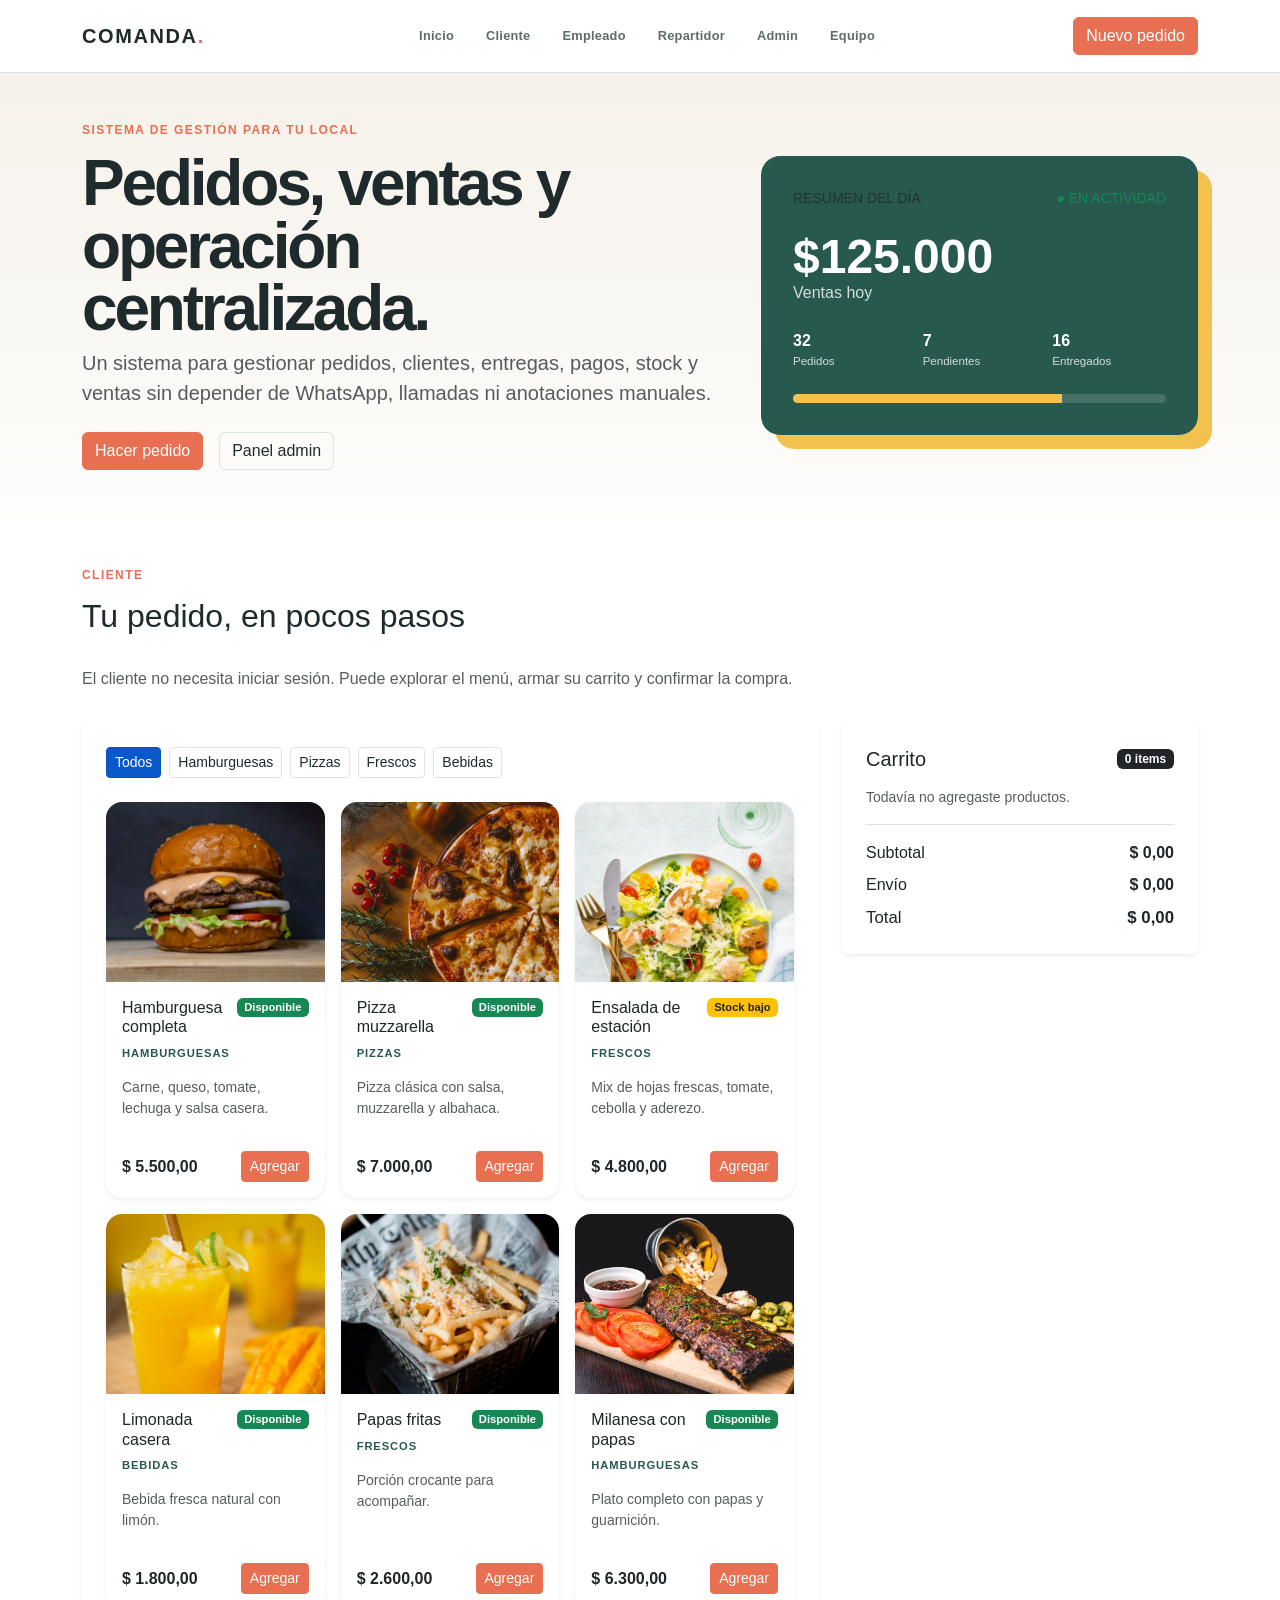
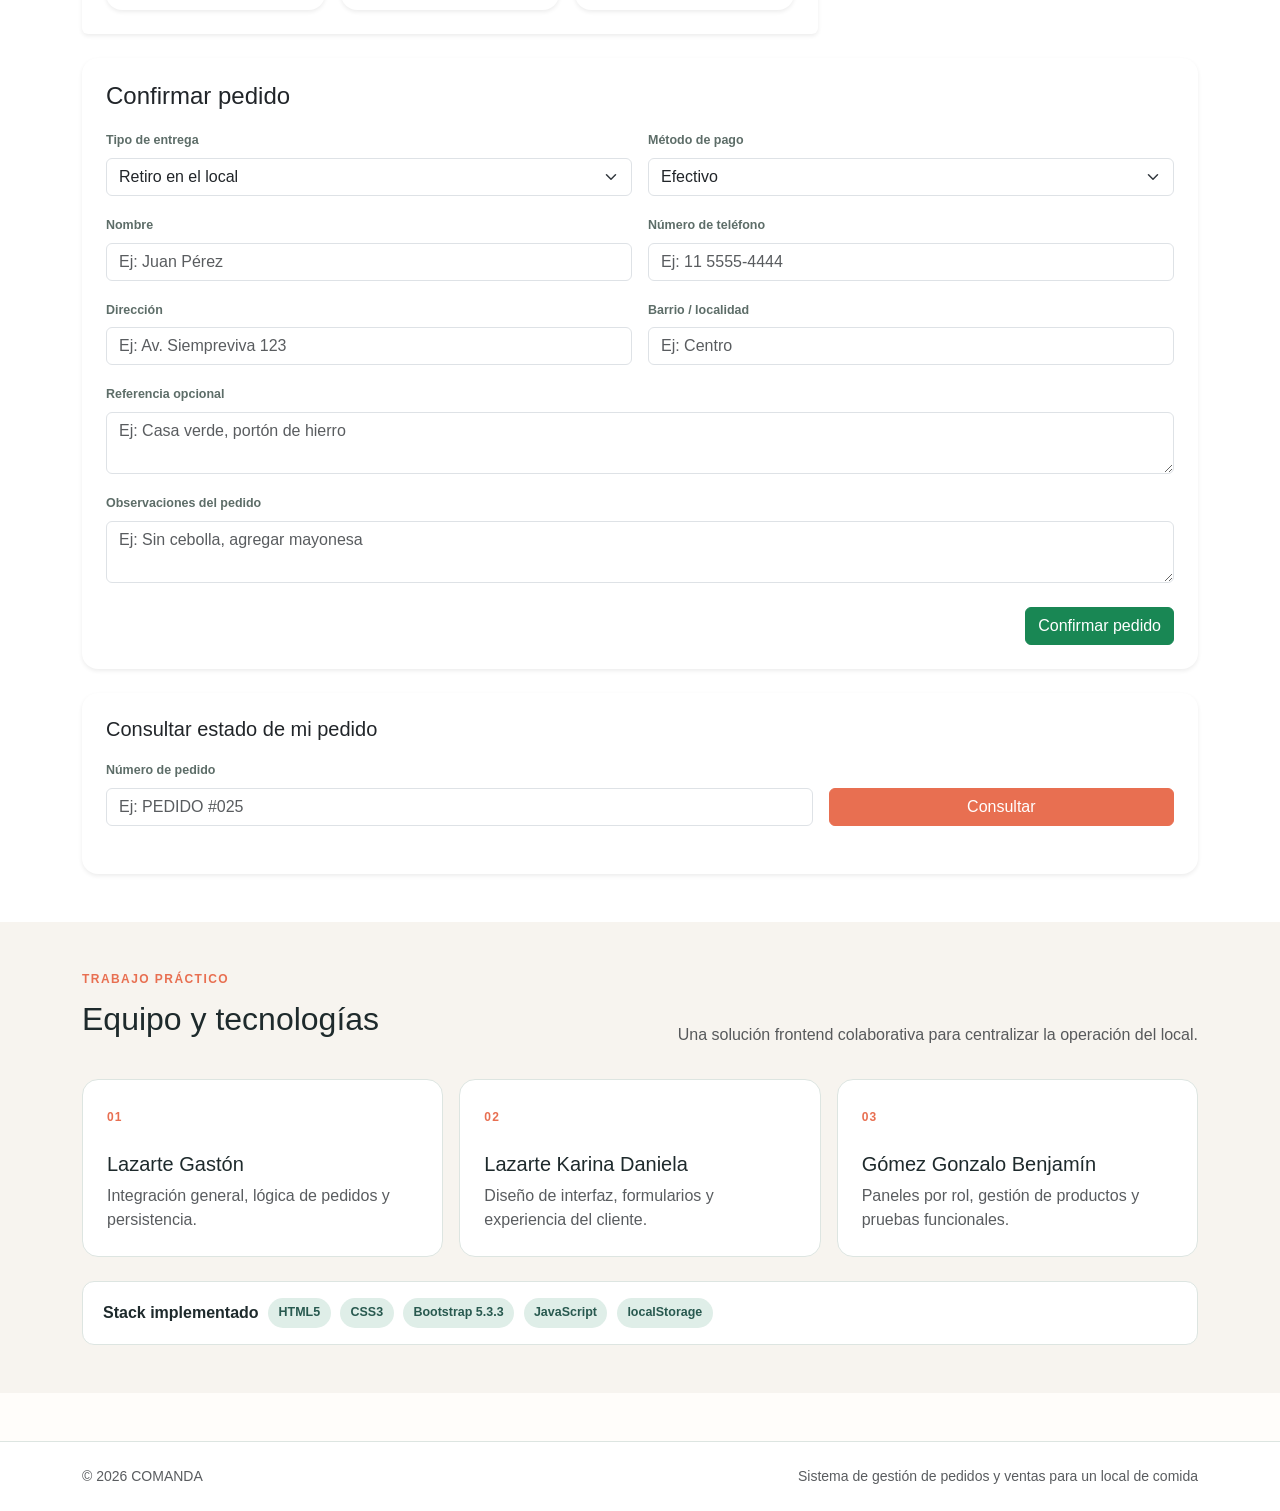
<file: index.html>
<!DOCTYPE html>
<html lang="es">
<head>
  <meta charset="UTF-8">
  <meta http-equiv="refresh" content="0; url=html/comanda.html">
  <meta name="robots" content="noindex">
  <title>COMANDA</title>
</head>
<body>
  <p>Redirigiendo a <a href="html/comanda.html">COMANDA</a>...</p>
</body>
</html>
</file>
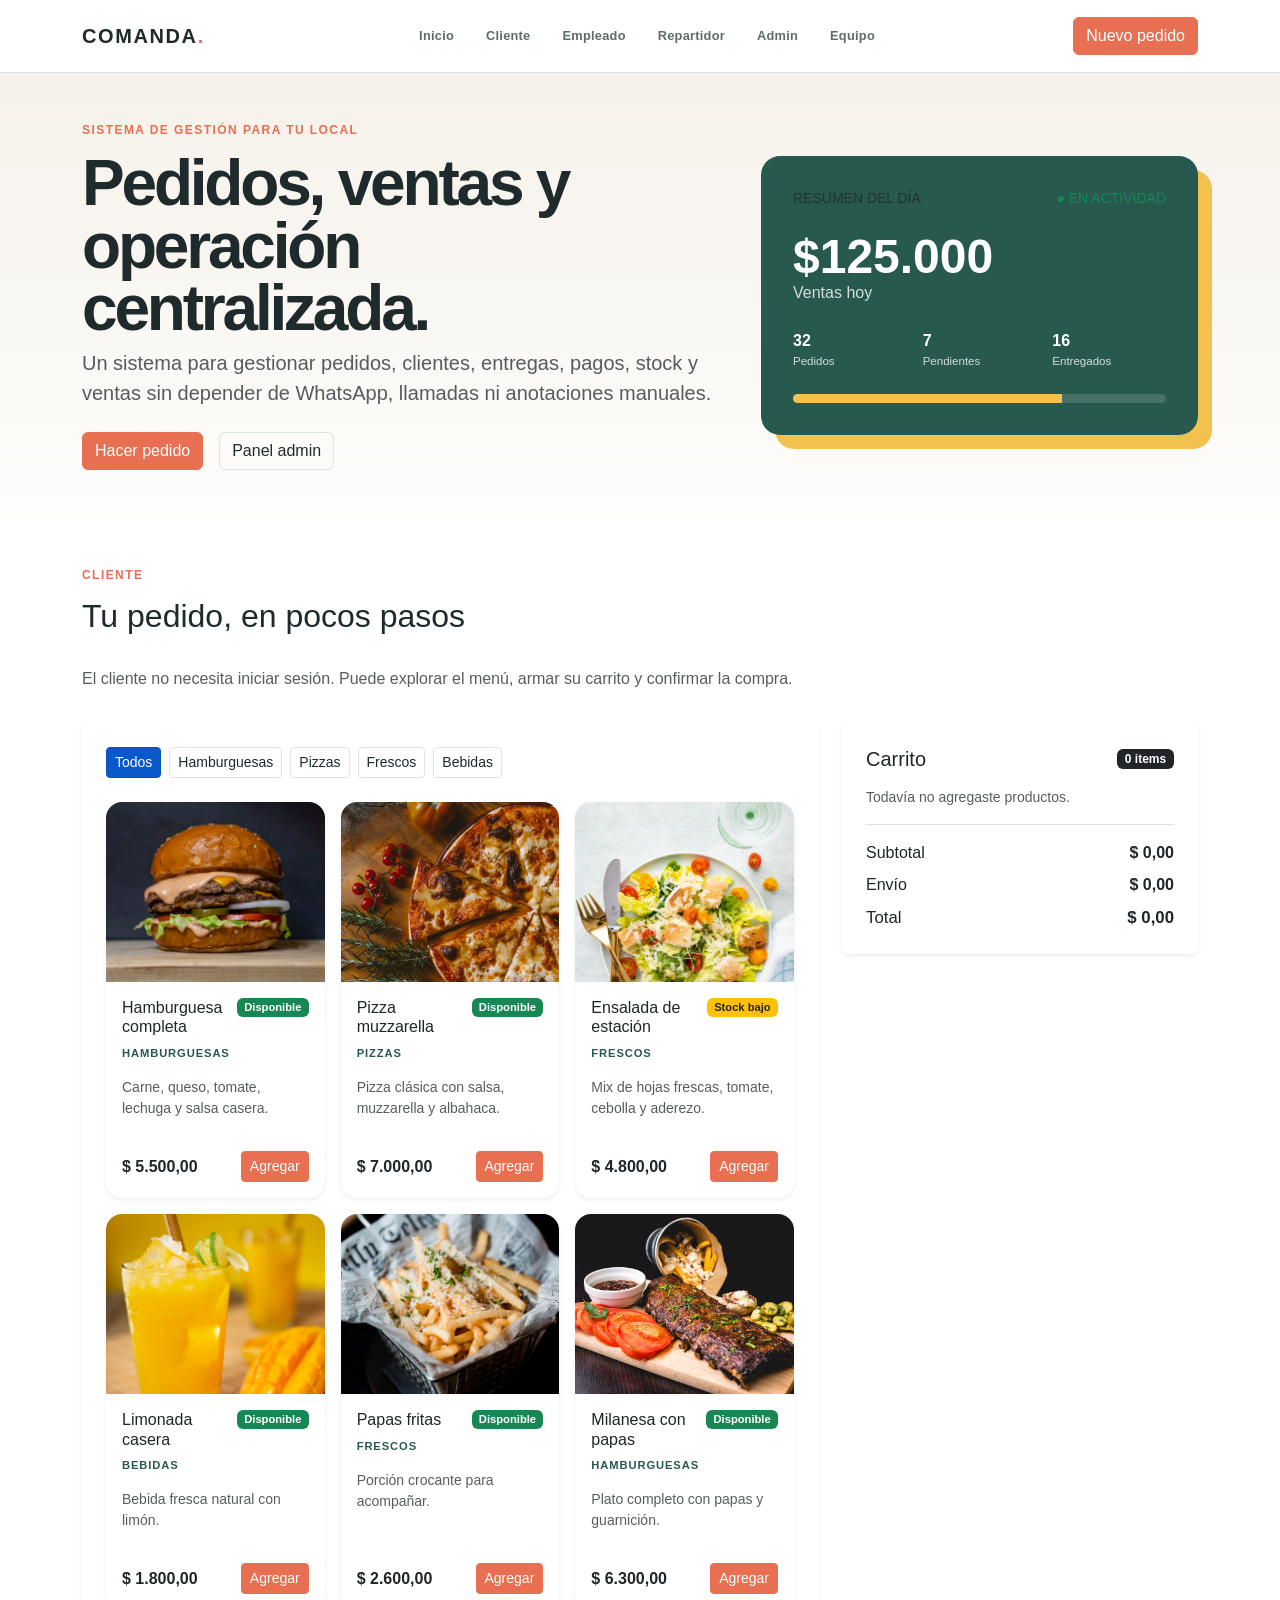
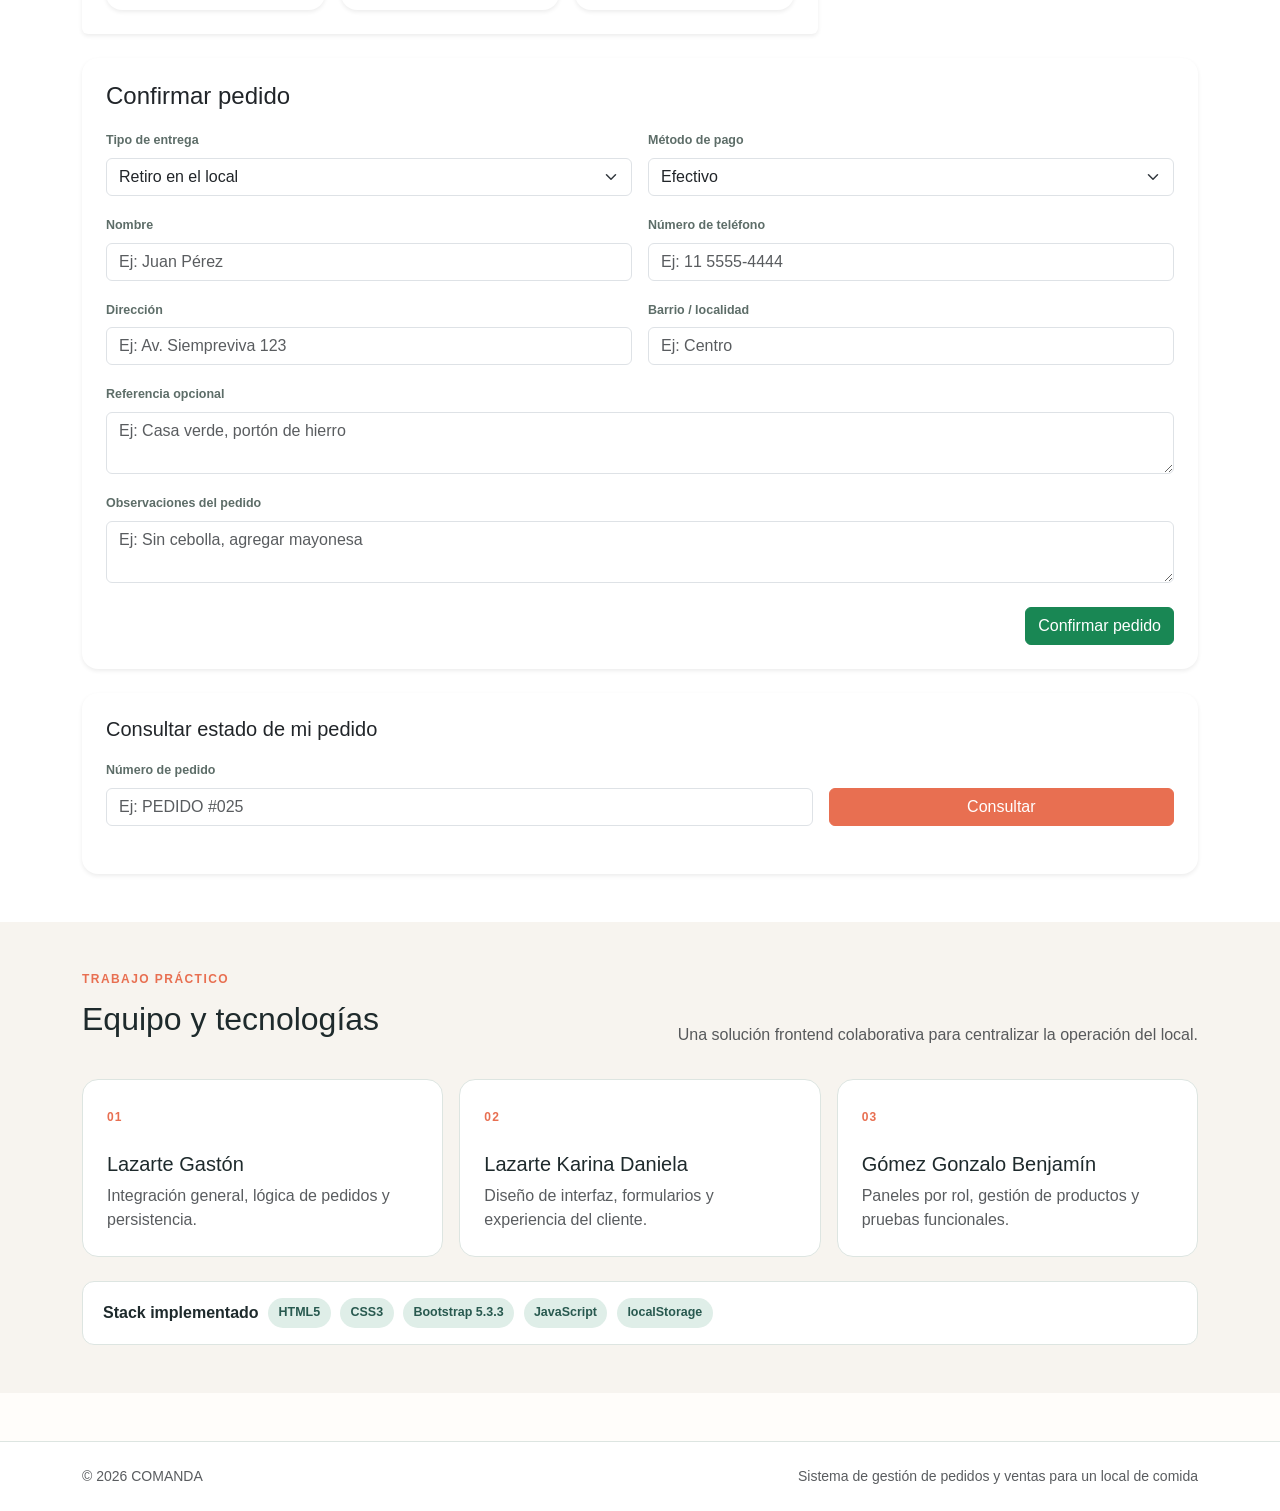
<file: html/index.html>
<!DOCTYPE html>
<html lang="es">
<head>
  <meta charset="UTF-8">
  <meta name="viewport" content="width=device-width, initial-scale=1.0">
  <meta name="description" content="COMANDA: sistema web de pedidos y ventas para locales de comida, con menú online, carrito, entregas, stock y paneles por rol.">
  <meta name="author" content="Equipo COMANDA - Lazarte Gastón, Lazarte Karina y Gómez Gonzalo">
  <meta name="robots" content="index, follow">
  <meta name="theme-color" content="#28594f">
  <meta property="og:locale" content="es_AR">
  <meta property="og:type" content="website">
  <meta property="og:title" content="COMANDA | Pedidos y ventas para locales de comida">
  <meta property="og:description" content="Gestioná menú, pedidos, entregas, pagos, stock y ventas desde un solo sistema.">
  <meta property="og:site_name" content="COMANDA">
  <meta name="twitter:card" content="summary">
  <meta name="twitter:title" content="COMANDA | Pedidos y ventas para locales de comida">
  <meta name="twitter:description" content="Sistema web para centralizar pedidos, entregas, stock y ventas de un local de comida.">
  <link rel="icon" type="image/svg+xml" href="../img/favicon.svg">
  <title>Sistema de gestión de pedidos y ventas para un local de comida</title>
  <link href="https://cdn.jsdelivr.net/npm/bootstrap@5.3.3/dist/css/bootstrap.min.css" rel="stylesheet">
  <link rel="stylesheet" href="../css/bootstrap-overrides.css">
</head>
<body>
  <header class="site-header sticky-top">
    <nav class="navbar navbar-expand-lg navbar-light bg-white border-bottom">
      <div class="container py-2">
        <a class="navbar-brand brand" href="#inicio">COMANDA<span>.</span></a>
        <button class="navbar-toggler" type="button" data-bs-toggle="collapse" data-bs-target="#mainMenu" aria-controls="mainMenu" aria-expanded="false" aria-label="Abrir menú">
          <span class="navbar-toggler-icon"></span>
        </button>
        <div class="collapse navbar-collapse" id="mainMenu">
          <ul class="navbar-nav mx-auto gap-lg-3">
            <li class="nav-item"><a class="nav-link" href="#inicio">Inicio</a></li>
            <li class="nav-item"><a class="nav-link" href="#cliente">Cliente</a></li>
            <li class="nav-item"><a class="nav-link" href="panel.html?role=empleado">Empleado</a></li>
            <li class="nav-item"><a class="nav-link" href="panel.html?role=repartidor">Repartidor</a></li>
            <li class="nav-item"><a class="nav-link" href="panel.html?role=admin">Admin</a></li>
            <li class="nav-item"><a class="nav-link" href="#equipo">Equipo</a></li>
          </ul>
          <button class="btn btn-primary" type="button" id="btnNuevoPedido">Nuevo pedido</button>
        </div>
      </div>
    </nav>
  </header>

  <main id="inicio">
    <section class="hero py-5">
      <div class="container">
        <div class="row align-items-center g-5">
          <div class="col-lg-7">
            <p class="eyebrow">Sistema de gestión para tu local</p>
            <h1>Pedidos, ventas y operación centralizada.</h1>
            <p class="lead text-muted">Un sistema para gestionar pedidos, clientes, entregas, pagos, stock y ventas sin depender de WhatsApp, llamadas ni anotaciones manuales.</p>
            <div class="d-flex flex-wrap gap-3 mt-4">
              <a href="#cliente" class="btn btn-primary">Hacer pedido</a>
              <a href="panel.html?role=admin" class="btn btn-outline-secondary">Panel admin</a>
            </div>
          </div>
          <div class="col-lg-5">
            <div class="summary-card">
              <div class="d-flex justify-content-between small text-uppercase text-muted">
                <span>Resumen del día</span>
                <span class="text-success">● En actividad</span>
              </div>
              <div class="summary-total mt-4">
                <strong>$125.000</strong>
                <span>Ventas hoy</span>
              </div>
              <div class="summary-metrics mt-4">
                <div><strong>32</strong><span>Pedidos</span></div>
                <div><strong>7</strong><span>Pendientes</span></div>
                <div><strong>16</strong><span>Entregados</span></div>
              </div>
              <div class="progress mt-4" aria-label="Estado del día">
                <div class="progress-bar"></div>
              </div>
            </div>
          </div>
        </div>
      </div>
    </section>

    <section class="py-5 section-client" id="cliente">
      <div class="container">
        <div class="section-header">
          <div>
            <p class="eyebrow">Cliente</p>
            <h2>Tu pedido, en pocos pasos</h2>
          </div>
          <p class="mb-0 text-muted">El cliente no necesita iniciar sesión. Puede explorar el menú, armar su carrito y confirmar la compra.</p>
        </div>

        <div class="row g-4">
          <div class="col-lg-8">
            <div class="card shadow-sm border-0">
              <div class="card-body p-4">
                <div class="d-flex flex-wrap gap-2 mb-4" id="productFilters">
                  <button class="btn btn-sm btn-primary filter-btn active" data-filter="todos">Todos</button>
                  <button class="btn btn-sm btn-outline-secondary filter-btn" data-filter="hamburguesas">Hamburguesas</button>
                  <button class="btn btn-sm btn-outline-secondary filter-btn" data-filter="pizzas">Pizzas</button>
                  <button class="btn btn-sm btn-outline-secondary filter-btn" data-filter="frescos">Frescos</button>
                  <button class="btn btn-sm btn-outline-secondary filter-btn" data-filter="bebidas">Bebidas</button>
                </div>
                <div id="productGrid" class="row g-3"></div>
              </div>
            </div>
          </div>

          <div class="col-lg-4">
            <aside class="card shadow-sm border-0 sticky-top aside-cart">
              <div class="card-body p-4">
                <div class="d-flex justify-content-between align-items-center mb-3">
                  <h3 class="h5 mb-0">Carrito</h3>
                  <span class="badge bg-dark" id="cartBadge">0 items</span>
                </div>
                <div id="cartItems" class="cart-items"></div>
                <div class="cart-summary mt-3 pt-3 border-top">
                  <div class="d-flex justify-content-between">
                    <span>Subtotal</span>
                    <strong id="cartSubtotal">$0</strong>
                  </div>
                  <div class="d-flex justify-content-between mt-2">
                    <span>Envío</span>
                    <strong id="cartShipping">$0</strong>
                  </div>
                  <div class="d-flex justify-content-between mt-2 total-line">
                    <span>Total</span>
                    <strong id="cartTotal">$0</strong>
                  </div>
                </div>
              </div>
            </aside>
          </div>
        </div>

        <div class="order-form card mt-4 shadow-sm border-0">
          <div class="card-body p-4">
            <h3 class="h4 mb-3">Confirmar pedido</h3>
            <form id="checkoutForm">
              <div class="row g-3">
                <div class="col-md-6">
                  <label class="form-label">Tipo de entrega</label>
                  <select class="form-select" id="deliveryType">
                    <option value="retiro">Retiro en el local</option>
                    <option value="domicilio">Envío a domicilio</option>
                  </select>
                </div>
                <div class="col-md-6">
                  <label class="form-label">Método de pago</label>
                  <select class="form-select" id="paymentMethod">
                    <option value="efectivo">Efectivo</option>
                    <option value="transferencia">Transferencia</option>
                    <option value="tarjeta">Tarjeta</option>
                  </select>
                </div>
                <div class="col-md-6">
                  <label class="form-label">Nombre</label>
                  <input type="text" class="form-control" id="clientName" placeholder="Ej: Juan Pérez">
                </div>
                <div class="col-md-6">
                  <label class="form-label">Número de teléfono</label>
                  <input type="tel" class="form-control" id="clientPhone" placeholder="Ej: 11 5555-4444">
                </div>
                <div class="col-md-6">
                  <label class="form-label">Dirección</label>
                  <input type="text" class="form-control" id="clientAddress" placeholder="Ej: Av. Siempreviva 123">
                </div>
                <div class="col-md-6">
                  <label class="form-label">Barrio / localidad</label>
                  <input type="text" class="form-control" id="clientZone" placeholder="Ej: Centro">
                </div>
                <div class="col-12">
                  <label class="form-label">Referencia opcional</label>
                  <textarea class="form-control" id="clientReference" rows="2" placeholder="Ej: Casa verde, portón de hierro"></textarea>
                </div>
                <div class="col-12">
                  <label class="form-label">Observaciones del pedido</label>
                  <textarea class="form-control" id="orderNote" rows="2" placeholder="Ej: Sin cebolla, agregar mayonesa"></textarea>
                </div>
              </div>
              <div class="d-flex justify-content-between align-items-center mt-4 flex-wrap gap-3">
                <div id="checkoutMessage" class="text-danger small fw-bold"></div>
                <button type="submit" class="btn btn-success">Confirmar pedido</button>
              </div>
            </form>
          </div>
        </div>

        <div class="status-lookup mt-4 card border-0 shadow-sm">
          <div class="card-body p-4">
            <h3 class="h5 mb-3">Consultar estado de mi pedido</h3>
            <div class="row g-3 align-items-end">
              <div class="col-md-8">
                <label class="form-label">Número de pedido</label>
                <input type="text" class="form-control" id="statusInput" placeholder="Ej: PEDIDO #025">
              </div>
              <div class="col-md-4">
                <button class="btn btn-primary w-100" type="button" id="btnCheckStatus">Consultar</button>
              </div>
            </div>
            <div id="statusResult" class="mt-4"></div>
          </div>
        </div>
      </div>
    </section>

    <section class="py-5 section-team" id="equipo">
      <div class="container">
        <div class="section-header">
          <div>
            <p class="eyebrow">Trabajo práctico</p>
            <h2>Equipo y tecnologías</h2>
          </div>
          <p class="mb-0 text-muted">Una solución frontend colaborativa para centralizar la operación del local.</p>
        </div>
        <div class="row g-3">
          <div class="col-md-4">
            <div class="team-card h-100">
              <span class="team-number">01</span>
              <h3 class="h5 mt-4">Lazarte Gastón</h3>
              <p class="text-muted mb-0">Integración general, lógica de pedidos y persistencia.</p>
            </div>
          </div>
          <div class="col-md-4">
            <div class="team-card h-100">
              <span class="team-number">02</span>
              <h3 class="h5 mt-4">Lazarte Karina Daniela</h3>
              <p class="text-muted mb-0">Diseño de interfaz, formularios y experiencia del cliente.</p>
            </div>
          </div>
          <div class="col-md-4">
            <div class="team-card h-100">
              <span class="team-number">03</span>
              <h3 class="h5 mt-4">Gómez Gonzalo Benjamín</h3>
              <p class="text-muted mb-0">Paneles por rol, gestión de productos y pruebas funcionales.</p>
            </div>
          </div>
        </div>
        <div class="technology-strip mt-4">
          <strong>Stack implementado</strong>
          <span>HTML5</span>
          <span>CSS3</span>
          <span>Bootstrap 5.3.3</span>
          <span>JavaScript</span>
          <span>localStorage</span>
        </div>
      </div>
    </section>

  </main>

  <footer class="site-footer py-4 mt-5">
    <div class="container d-flex flex-wrap justify-content-between align-items-center gap-3 text-muted small">
      <span>© 2026 COMANDA</span>
      <span>Sistema de gestión de pedidos y ventas para un local de comida</span>
    </div>
  </footer>

  <script src="https://cdn.jsdelivr.net/npm/bootstrap@5.3.3/dist/js/bootstrap.bundle.min.js"></script>
  <script src="../js/script.js"></script>
</body>
</html>
</file>
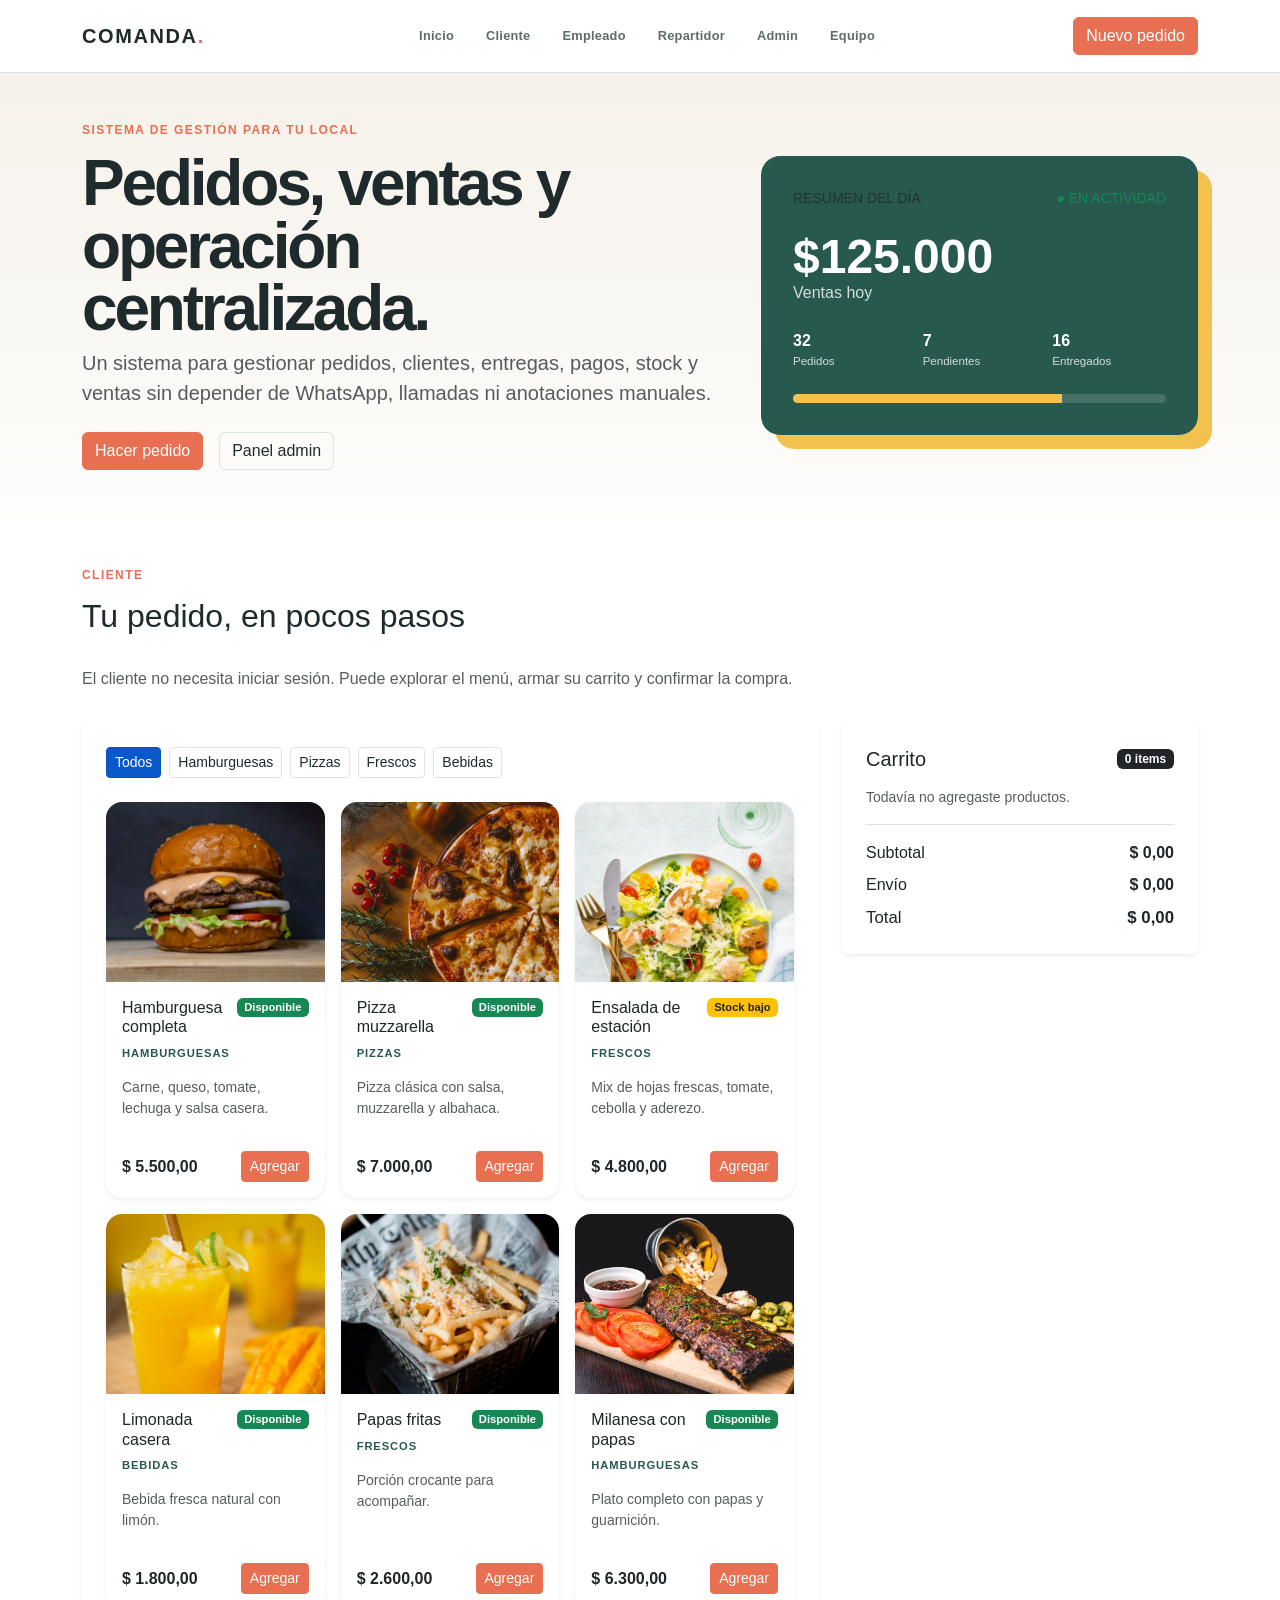
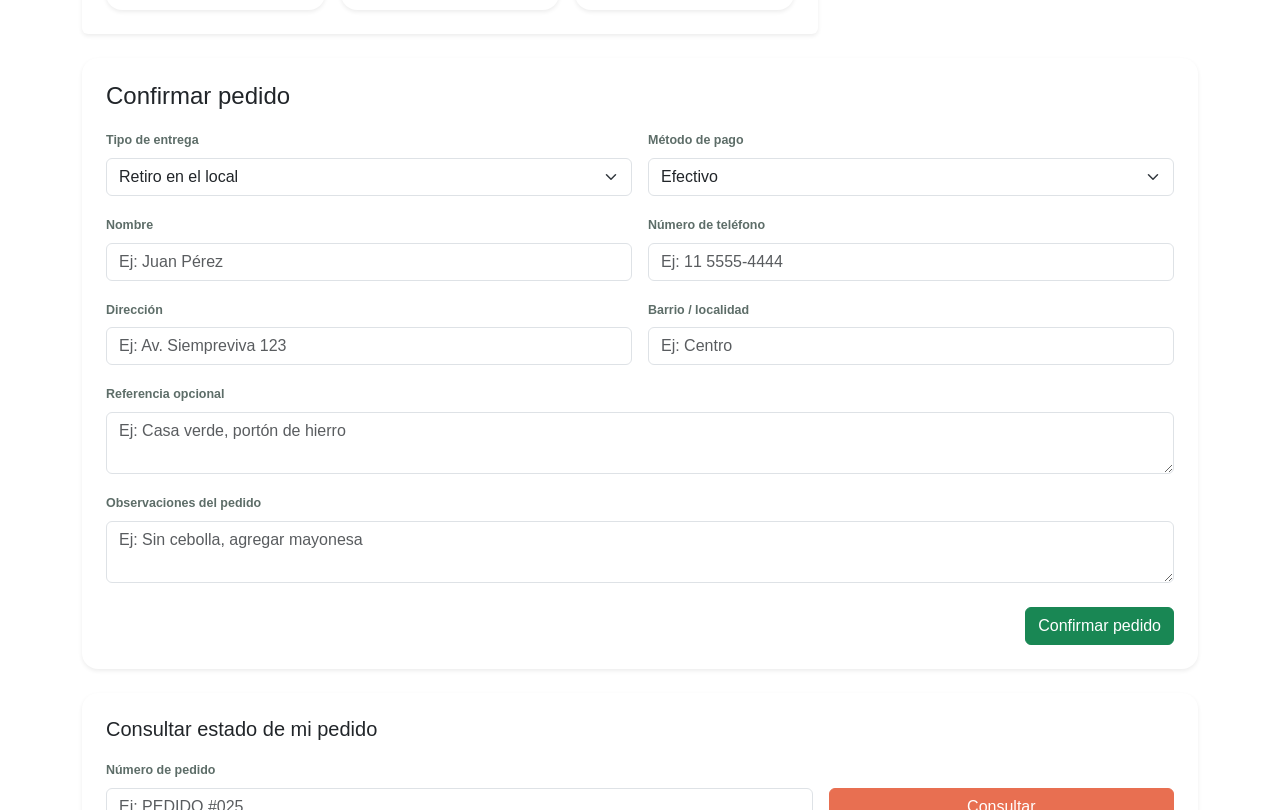
<file: Sist.-de-pedidos-y-ventas-de-local-comida-main/index.html>
<!DOCTYPE html>
<html lang="es">
<head>
  <meta charset="UTF-8">
  <meta http-equiv="refresh" content="0; url=html/index.html">
  <meta name="robots" content="noindex">
  <title>COMANDA</title>
</head>
<body>
  <p>Redirigiendo a <a href="html/index.html">COMANDA</a>...</p>
</body>
</html>
</file>
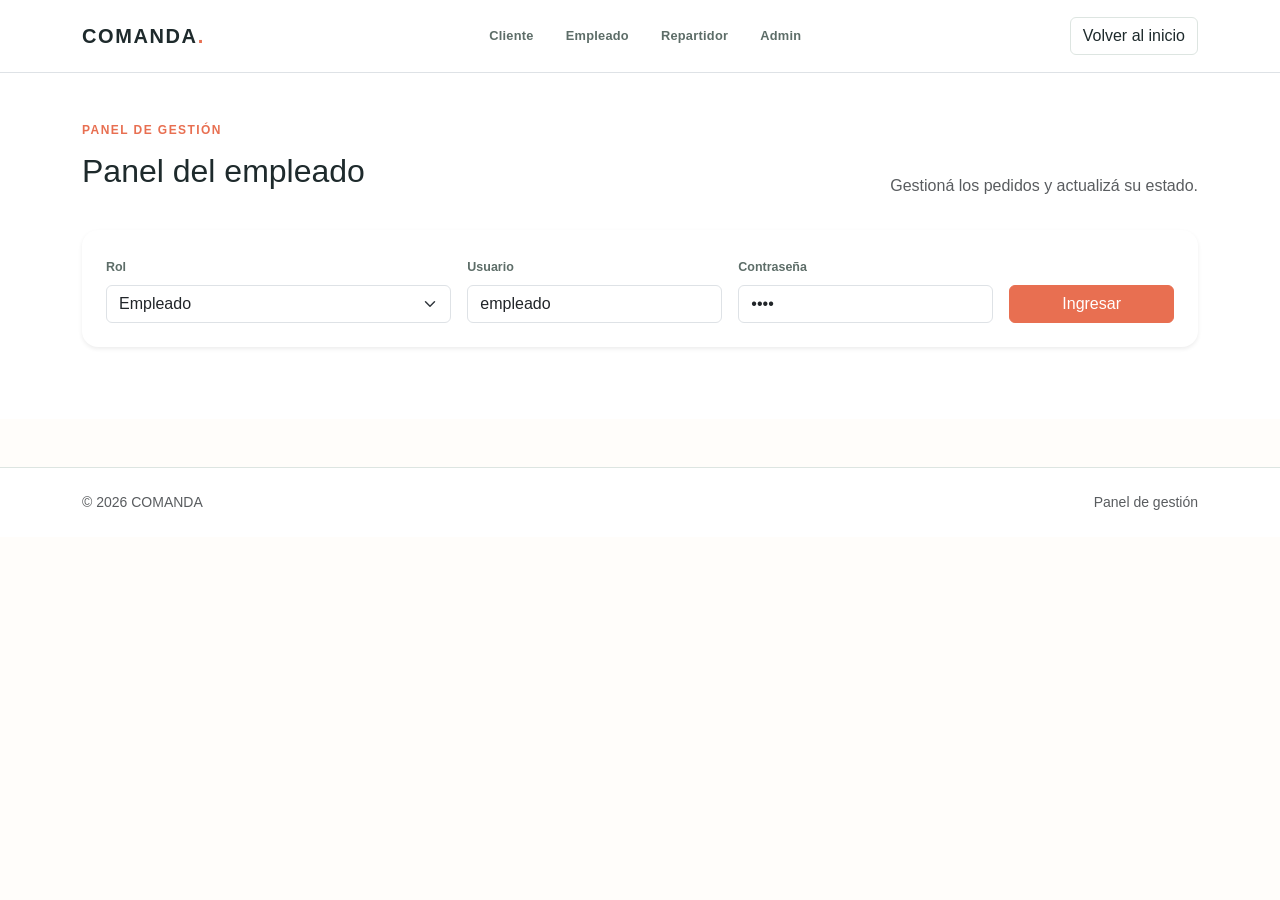
<file: html/panel.html>
<!DOCTYPE html>
<html lang="es">
<head>
  <meta charset="UTF-8">
  <meta name="viewport" content="width=device-width, initial-scale=1.0">
  <meta name="description" content="Panel de gestión de COMANDA para empleados, repartidores y administradores.">
  <link rel="icon" type="image/svg+xml" href="../img/favicon.svg">
  <title>Panel de gestión | COMANDA</title>
  <link href="https://cdn.jsdelivr.net/npm/bootstrap@5.3.3/dist/css/bootstrap.min.css" rel="stylesheet">
  <link rel="stylesheet" href="../css/bootstrap-overrides.css">
</head>
<body>
  <header class="site-header sticky-top">
    <nav class="navbar navbar-expand-lg navbar-light bg-white border-bottom">
      <div class="container py-2">
        <a class="navbar-brand brand" href="comanda.html">COMANDA<span>.</span></a>
        <button class="navbar-toggler" type="button" data-bs-toggle="collapse" data-bs-target="#mainMenu" aria-controls="mainMenu" aria-expanded="false" aria-label="Abrir menú"><span class="navbar-toggler-icon"></span></button>
        <div class="collapse navbar-collapse" id="mainMenu">
          <ul class="navbar-nav mx-auto gap-lg-3">
            <li class="nav-item"><a class="nav-link" href="comanda.html">Cliente</a></li>
            <li class="nav-item"><a class="nav-link" href="panel.html?role=empleado">Empleado</a></li>
            <li class="nav-item"><a class="nav-link" href="panel.html?role=repartidor">Repartidor</a></li>
            <li class="nav-item"><a class="nav-link" href="panel.html?role=admin">Admin</a></li>
          </ul>
          <a class="btn btn-outline-secondary" href="comanda.html">Volver al inicio</a>
        </div>
      </div>
    </nav>
  </header>
  <main>
    <section class="py-5 section-panel">
      <div class="container">
        <div class="section-header">
          <div><p class="eyebrow">Panel de gestión</p><h1 class="h2" id="panelTitle">Acceso al panel</h1></div>
          <p class="mb-0 text-muted" id="panelDescription">Elegí tu rol para ingresar al sistema.</p>
        </div>
        <div class="login-panel card shadow-sm border-0 mb-4">
          <div class="card-body p-4">
            <div class="row g-3 align-items-end">
              <div class="col-md-4"><label class="form-label" for="panelRole">Rol</label><select id="panelRole" class="form-select"><option value="empleado">Empleado</option><option value="repartidor">Repartidor</option><option value="admin">Administrador</option></select></div>
              <div class="col-md-3"><label class="form-label" for="panelUser">Usuario</label><input type="text" id="panelUser" class="form-control"></div>
              <div class="col-md-3"><label class="form-label" for="panelPass">Contraseña</label><input type="password" id="panelPass" class="form-control"></div>
              <div class="col-md-2"><button class="btn btn-primary w-100" type="button" id="btnPanelLogin">Ingresar</button></div>
            </div>
          </div>
        </div>
        <div id="panelMessage" class="small fw-bold mb-3"></div>
        <div id="employeePanel" class="panel-content d-none"></div>
        <div id="deliveryPanel" class="panel-content d-none"></div>
        <div id="adminPanel" class="panel-content d-none"></div>
      </div>
    </section>
  </main>
  <footer class="site-footer py-4 mt-5"><div class="container d-flex flex-wrap justify-content-between align-items-center gap-3 text-muted small"><span>© 2026 COMANDA</span><span>Panel de gestión</span></div></footer>
  <script src="https://cdn.jsdelivr.net/npm/bootstrap@5.3.3/dist/js/bootstrap.bundle.min.js"></script>
  <script src="../js/panel.js"></script>
</body>
</html>
</file>
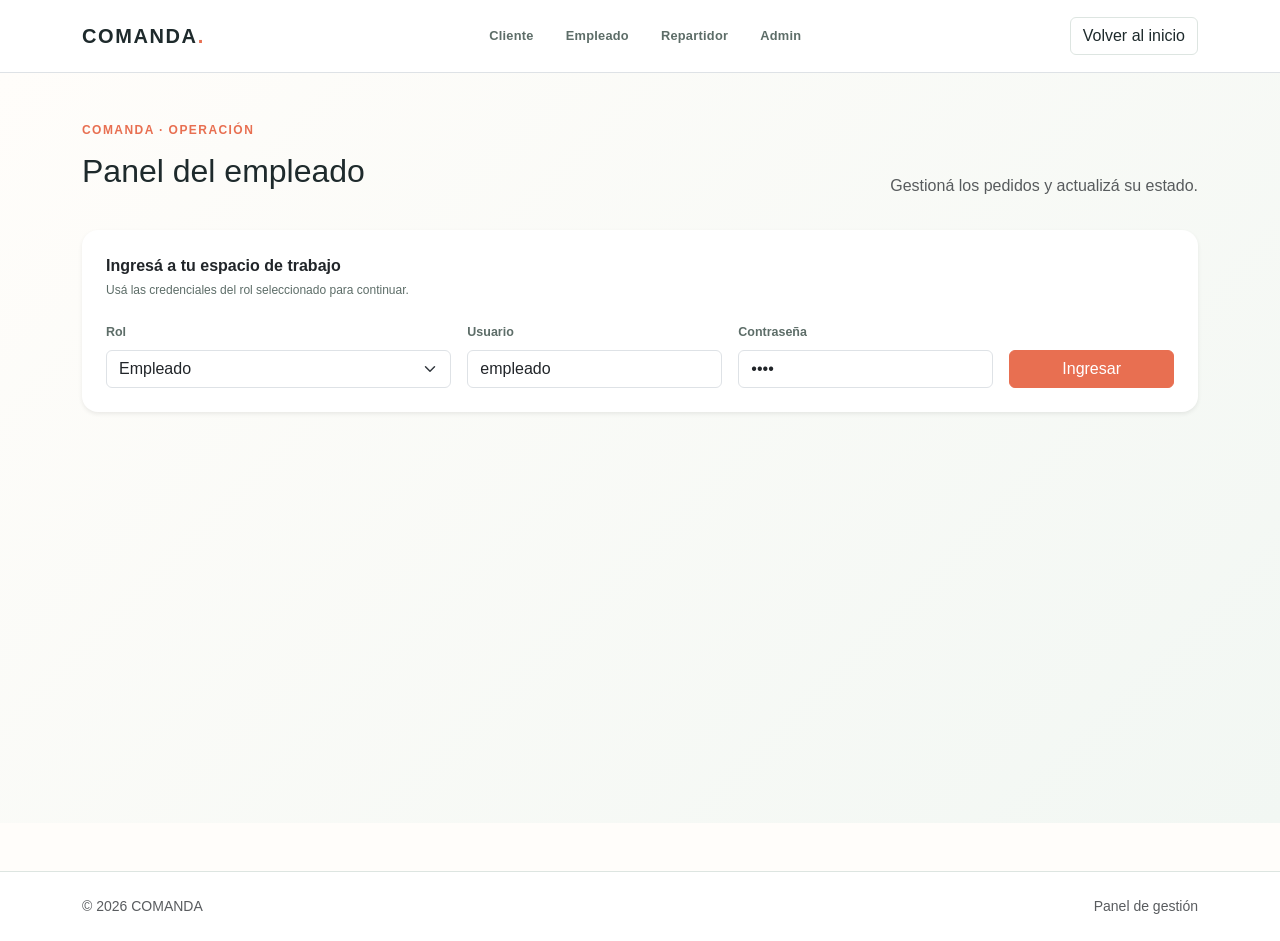
<file: Sist.-de-pedidos-y-ventas-de-local-comida-main/html/panel.html>
<!DOCTYPE html>
<html lang="es">
<head>
  <meta charset="UTF-8">
  <meta name="viewport" content="width=device-width, initial-scale=1.0">
  <meta name="description" content="Panel de gestión de COMANDA para empleados, repartidores y administradores.">
  <link rel="icon" type="image/svg+xml" href="../img/favicon.svg">
  <title>Panel de gestión | COMANDA</title>
  <link href="https://cdn.jsdelivr.net/npm/bootstrap@5.3.3/dist/css/bootstrap.min.css" rel="stylesheet">
  <link rel="stylesheet" href="../css/bootstrap-overrides.css">
</head>
<body>
  <header class="site-header sticky-top">
    <nav class="navbar navbar-expand-lg navbar-light bg-white border-bottom">
      <div class="container py-2">
        <a class="navbar-brand brand" href="index.html">COMANDA<span>.</span></a>
        <button class="navbar-toggler" type="button" data-bs-toggle="collapse" data-bs-target="#mainMenu" aria-controls="mainMenu" aria-expanded="false" aria-label="Abrir menú"><span class="navbar-toggler-icon"></span></button>
        <div class="collapse navbar-collapse" id="mainMenu">
          <ul class="navbar-nav mx-auto gap-lg-3">
            <li class="nav-item"><a class="nav-link" href="index.html">Cliente</a></li>
            <li class="nav-item"><a class="nav-link" href="panel.html?role=empleado">Empleado</a></li>
            <li class="nav-item"><a class="nav-link" href="panel.html?role=repartidor">Repartidor</a></li>
            <li class="nav-item"><a class="nav-link" href="panel.html?role=admin">Admin</a></li>
          </ul>
          <a class="btn btn-outline-secondary" href="index.html">Volver al inicio</a>
        </div>
      </div>
    </nav>
  </header>
  <main>
    <section class="py-5 section-panel panel-workspace">
      <div class="container">
        <div class="section-header">
          <div><p class="eyebrow">Comanda · operación</p><h1 class="h2" id="panelTitle">Acceso al panel</h1></div>
          <p class="mb-0 text-muted" id="panelDescription">Elegí tu rol para ingresar al sistema.</p>
        </div>
        <div class="login-panel card shadow-sm border-0 mb-4">
          <div class="card-body p-4">
            <div class="login-panel-intro"><strong>Ingresá a tu espacio de trabajo</strong><span>Usá las credenciales del rol seleccionado para continuar.</span></div>
            <div class="row g-3 align-items-end">
              <div class="col-md-4"><label class="form-label" for="panelRole">Rol</label><select id="panelRole" class="form-select"><option value="empleado">Empleado</option><option value="repartidor">Repartidor</option><option value="admin">Administrador</option></select></div>
              <div class="col-md-3"><label class="form-label" for="panelUser">Usuario</label><input type="text" id="panelUser" class="form-control"></div>
              <div class="col-md-3"><label class="form-label" for="panelPass">Contraseña</label><input type="password" id="panelPass" class="form-control"></div>
              <div class="col-md-2"><button class="btn btn-primary w-100" type="button" id="btnPanelLogin">Ingresar</button></div>
            </div>
          </div>
        </div>
        <div id="panelMessage" class="small fw-bold mb-3"></div>
        <div id="employeePanel" class="panel-content d-none"></div>
        <div id="deliveryPanel" class="panel-content d-none"></div>
        <div id="adminPanel" class="panel-content d-none"></div>
      </div>
    </section>
  </main>
  <footer class="site-footer py-4 mt-5"><div class="container d-flex flex-wrap justify-content-between align-items-center gap-3 text-muted small"><span>© 2026 COMANDA</span><span>Panel de gestión</span></div></footer>
  <script src="https://cdn.jsdelivr.net/npm/bootstrap@5.3.3/dist/js/bootstrap.bundle.min.js"></script>
  <script src="../js/panel.js"></script>
</body>
</html>
</file>
